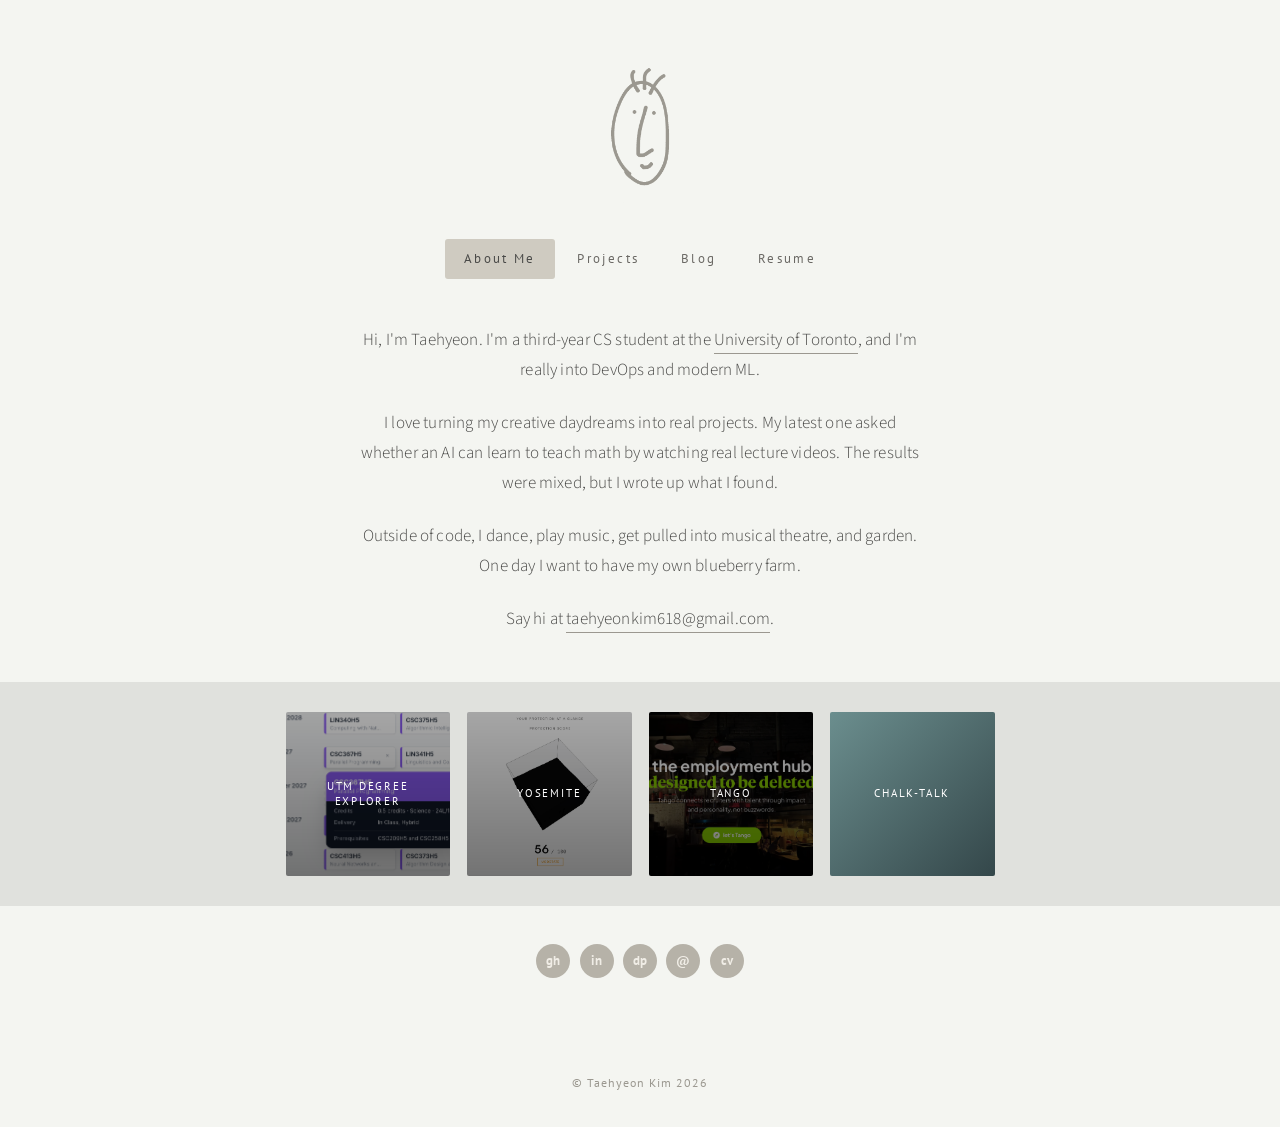
<file: index.html>
<!DOCTYPE html>
<html lang="en">
<head>
  <meta charset="UTF-8" />
  <meta name="viewport" content="width=device-width, initial-scale=1.0" />
  <title>Taehyeon Kim</title>

  <link rel="preconnect" href="https://fonts.googleapis.com" />
  <link rel="preconnect" href="https://fonts.gstatic.com" crossorigin />
  <link href="https://fonts.googleapis.com/css2?family=PT+Sans:ital,wght@0,400;0,700;1,400&family=Source+Sans+3:ital,wght@0,300;0,400;0,500;1,300;1,400&display=swap" rel="stylesheet" />

  <style>
    /* ─── Tokens ─────────────────────────────────────────── */
    :root {
      --bg:            #F4F5F1;
      --bg-band:       #E0E1DD;
      --text:          #4A4A48;
      --text-soft:     #6A6864;
      --text-muted:    #9B9890;
      --rule:          #D9D6CE;
      --pill:          #D9D6CE;
      --pill-active:   #CFCBC1;
      --icon:          #B6B2A8;
      --icon-hover:    #6A6864;
      --accent-flickr: #E14B85;
    }

    *, *::before, *::after { box-sizing: border-box; margin: 0; padding: 0; }

    html, body {
      background: var(--bg);
      color: var(--text);
      font-family: 'Source Sans 3', 'PT Sans', sans-serif;
      font-weight: 300;
      font-size: 17px;
      line-height: 1.75;
      letter-spacing: 0.01em;
      -webkit-font-smoothing: antialiased;
    }

    a { color: inherit; text-decoration: none; }

    /* ─── Page shell ─────────────────────────────────────── */
    .page {
      max-width: 760px;
      margin: 0 auto;
      padding: 3.5rem 1.5rem 2rem;
      animation: fadeIn 0.5s ease-out both;
    }

    @keyframes fadeIn {
      from { opacity: 0; transform: translateY(6px); }
      to   { opacity: 1; transform: translateY(0); }
    }

    /* ─── Logo ──────────────────────────────────────────── */
    .logo {
      display: block;
      width: 120px;
      height: 150px;
      margin: 0 auto 1.75rem;
    }
    .logo img {
      width: 100%;
      height: 100%;
      object-fit: contain;
      display: block;
    }

    /* ─── Nav (pill tabs) ───────────────────────────────── */
    nav.tabs {
      display: flex;
      justify-content: center;
      flex-wrap: wrap;
      gap: 0.25rem;
      margin-bottom: 2.75rem;
    }

    nav.tabs a {
      font-family: 'PT Sans', sans-serif;
      font-size: 13px;
      letter-spacing: 0.18em;
      color: var(--text-soft);
      padding: 0.5rem 1.1rem;
      border-radius: 3px;
      transition: background 0.2s, color 0.2s;
      cursor: pointer;
    }

    nav.tabs a:hover { color: var(--text); }
    nav.tabs a.active {
      background: var(--pill-active);
      color: var(--text);
    }

    /* ─── View system ───────────────────────────────────── */
    .view { display: none; animation: fadeIn 0.35s ease-out both; }
    .view.active { display: block; }

    /* ─── About copy ────────────────────────────────────── */
    .about-copy {
      max-width: 560px;
      margin: 0 auto;
      text-align: center;
      color: var(--text);
    }

    .about-copy p {
      margin-bottom: 1.4rem;
    }

    .about-copy a.inline {
      border-bottom: 1px solid var(--text-muted);
      padding-bottom: 1px;
      transition: border-color 0.2s, color 0.2s;
    }
    .about-copy a.inline:hover {
      border-color: var(--text);
      color: var(--text);
    }

    /* ─── Featured strip ────────────────────────────────── */
    .featured-strip {
      background: var(--bg-band);
      margin: 2.75rem calc(50% - 50vw) 2.25rem;
      padding: 1.75rem calc(50vw - 50%);
      width: 100vw;
    }

    .featured-strip-inner {
      max-width: 760px;
      margin: 0 auto;
      display: grid;
      grid-template-columns: repeat(4, 1fr);
      gap: 1rem;
    }

    .featured-tile {
      aspect-ratio: 1 / 1;
      background: linear-gradient(135deg, #C9C2B0 0%, #B5AC97 100%);
      border-radius: 2px;
      display: flex;
      align-items: center;
      justify-content: center;
      padding: 0.75rem;
      text-align: center;
      transition: transform 0.25s ease;
      cursor: pointer;
    }
    .featured-tile:hover { transform: translateY(-2px); }

    .featured-tile span {
      font-family: 'PT Sans', sans-serif;
      font-size: 11px;
      letter-spacing: 0.16em;
      text-transform: uppercase;
      color: #fff;
      line-height: 1.4;
    }

    /* Project screenshots (with dark overlay so the labels stay readable) */
    .tile-utm    { background: linear-gradient(rgba(0,0,0,0.35), rgba(0,0,0,0.55)), url('images/UTM_degree_explorer.png') center/cover; }
    .tile-yose   { background: linear-gradient(rgba(0,0,0,0.35), rgba(0,0,0,0.55)), url('images/Yosemite.png') center/cover; }
    .tile-tango  { background: linear-gradient(rgba(0,0,0,0.35), rgba(0,0,0,0.55)), url('images/Tango.png') center/cover; }
    .tile-chalk  { background: linear-gradient(135deg, #6B8E8E 0%, #34474A 100%); }

    /* ─── Social icons ──────────────────────────────────── */
    .socials {
      display: flex;
      justify-content: center;
      gap: 0.55rem;
      margin: 2rem 0 0.5rem;
      position: relative;
    }

    .social {
      width: 34px;
      height: 34px;
      border-radius: 50%;
      background: var(--icon);
      color: #F0EDE6;
      display: flex;
      align-items: center;
      justify-content: center;
      font-family: 'PT Sans', sans-serif;
      font-weight: 700;
      font-size: 13px;
      text-transform: lowercase;
      transition: background 0.2s, transform 0.2s;
      position: relative;
    }

    .social:hover { background: var(--icon-hover); transform: translateY(-1px); }
    .social[data-tip]:hover::after {
      content: attr(data-tip);
      position: absolute;
      top: calc(100% + 14px);
      left: 50%;
      transform: translateX(-50%);
      background: var(--icon);
      color: #F0EDE6;
      font-family: 'PT Sans', sans-serif;
      font-size: 12px;
      letter-spacing: 0.05em;
      padding: 0.4rem 1.2rem;
      border-radius: 3px;
      white-space: nowrap;
    }
    .social[data-tip]:hover::before {
      content: "";
      position: absolute;
      top: calc(100% + 7px);
      left: 50%;
      transform: translateX(-50%) rotate(45deg);
      width: 10px;
      height: 10px;
      background: var(--icon);
    }

    /* ─── Footer ────────────────────────────────────────── */
    footer.site-footer {
      text-align: center;
      margin-top: 3.5rem;
      padding-top: 2rem;
      font-family: 'PT Sans', sans-serif;
      font-size: 12px;
      letter-spacing: 0.08em;
      color: var(--text-muted);
    }

    /* ═══════════════════════════════════════════════════════
       PROJECTS - image grid
    ═══════════════════════════════════════════════════════ */
    .project-grid {
      display: grid;
      grid-template-columns: repeat(3, 1fr);
      gap: 1.25rem;
    }

    .project-card {
      aspect-ratio: 4 / 3;
      background: var(--bg-band);
      border-radius: 2px;
      overflow: hidden;
      position: relative;
      display: flex;
      flex-direction: column;
      justify-content: flex-end;
      padding: 1rem;
      cursor: pointer;
      transition: transform 0.25s ease;
      color: #fff;
    }
    .project-card:hover { transform: translateY(-3px); }

    /* Bottom-gradient overlay so name + date are legible against the screenshot */
    .project-card.utm    { background: linear-gradient(rgba(0,0,0,0) 45%, rgba(0,0,0,0.72) 100%), url('images/UTM_degree_explorer.png') center/cover; }
    .project-card.yose   { background: linear-gradient(rgba(0,0,0,0) 45%, rgba(0,0,0,0.72) 100%), url('images/Yosemite.png') center/cover; }
    .project-card.tango  { background: linear-gradient(rgba(0,0,0,0) 45%, rgba(0,0,0,0.72) 100%), url('images/Tango.png') center/cover; }
    .project-card.paint  { background: linear-gradient(135deg, #B5AE9A 0%, #807A66 100%); }
    .project-card.chalk  { background: linear-gradient(135deg, #6B8E8E 0%, #34474A 100%); }
    .project-card.mysh   { background: linear-gradient(135deg, #4A4A52 0%, #24242A 100%); }
    .project-card.pcm    { background: linear-gradient(135deg, #C99B6B 0%, #8A6239 100%); }

    .project-card .pc-name {
      font-family: 'Source Sans 3', 'PT Sans', sans-serif;
      font-size: 1.25rem;
      line-height: 1.2;
      margin-bottom: 0.15rem;
    }
    .project-card .pc-meta {
      font-family: 'PT Sans', sans-serif;
      font-size: 10px;
      letter-spacing: 0.18em;
      text-transform: uppercase;
      opacity: 0.85;
    }

    .project-detail {
      margin-top: 2rem;
      padding-top: 1.5rem;
      border-top: 0.5px solid var(--rule);
      max-width: 620px;
      margin-left: auto;
      margin-right: auto;
      text-align: center;
    }
    .project-detail h2 {
      font-family: 'Source Sans 3', 'PT Sans', sans-serif;
      font-weight: 500;
      font-size: 1.5rem;
      margin-bottom: 0.4rem;
    }
    .project-detail .pd-meta {
      font-family: 'PT Sans', sans-serif;
      font-size: 11px;
      letter-spacing: 0.18em;
      text-transform: uppercase;
      color: var(--text-muted);
      margin-bottom: 1rem;
    }
    .project-detail p { margin-bottom: 1rem; }
    .project-detail .tags {
      display: flex;
      flex-wrap: wrap;
      justify-content: center;
      gap: 0.4rem;
      margin-bottom: 1rem;
    }
    .project-detail .tag {
      font-family: 'PT Sans', sans-serif;
      font-size: 10px;
      letter-spacing: 0.12em;
      text-transform: uppercase;
      color: var(--text-soft);
      border: 0.5px solid var(--rule);
      padding: 0.25rem 0.6rem;
      border-radius: 2px;
    }
    .project-detail .links {
      display: flex;
      justify-content: center;
      gap: 1.25rem;
    }
    .project-detail .links a {
      font-family: 'PT Sans', sans-serif;
      font-size: 11px;
      letter-spacing: 0.16em;
      text-transform: uppercase;
      color: var(--text-soft);
      border-bottom: 1px solid var(--text-muted);
      padding-bottom: 1px;
      transition: color 0.2s;
    }
    .project-detail .links a:hover { color: var(--text); }

    /* ═══════════════════════════════════════════════════════
       GALLERY - thumbnail strip + preview
    ═══════════════════════════════════════════════════════ */
    .gallery-layout {
      display: grid;
      grid-template-columns: 180px 1fr;
      gap: 1.5rem;
      align-items: start;
    }

    .gallery-thumbs {
      display: grid;
      grid-template-columns: repeat(3, 1fr);
      gap: 0.5rem;
    }

    .gallery-thumb {
      aspect-ratio: 1 / 1;
      background: var(--bg-band);
      border-radius: 2px;
      cursor: pointer;
      transition: opacity 0.2s, transform 0.2s;
      opacity: 0.55;
      display: flex;
      align-items: center;
      justify-content: center;
      font-family: 'PT Sans', sans-serif;
      font-size: 9px;
      letter-spacing: 0.1em;
      text-transform: uppercase;
      color: #fff;
      text-align: center;
      padding: 0.25rem;
      line-height: 1.2;
    }
    .gallery-thumb:hover { opacity: 0.85; }
    .gallery-thumb.active { opacity: 1; transform: scale(1.02); }

    .gallery-thumb.g1 { background: linear-gradient(135deg, #5B7FA3, #2F4866); }
    .gallery-thumb.g2 { background: linear-gradient(135deg, #7E9A78, #455C42); }
    .gallery-thumb.g3 { background: linear-gradient(135deg, #C58D7A, #8A554A); }
    .gallery-thumb.g4 { background: linear-gradient(135deg, #A491BB, #6A5680); }
    .gallery-thumb.g5 { background: linear-gradient(135deg, #B5AE9A, #807A66); }
    .gallery-thumb.g6 { background: linear-gradient(135deg, #6A8AA8, #3D5673); }

    .gallery-preview {
      aspect-ratio: 4 / 5;
      background: var(--bg-band);
      border-radius: 2px;
      display: flex;
      align-items: center;
      justify-content: center;
      padding: 2rem;
      color: #fff;
      font-family: 'Source Sans 3', 'PT Sans', sans-serif;
      font-size: 1.4rem;
      text-align: center;
      line-height: 1.3;
      transition: background 0.4s ease;
    }

    /* ═══════════════════════════════════════════════════════
       BLOG
    ═══════════════════════════════════════════════════════ */
    .blog-empty {
      text-align: center;
      font-family: 'Source Sans 3', 'PT Sans', sans-serif;
      font-size: 1rem;
      color: var(--text-muted);
      padding: 3rem 0;
    }


    .blog-figure {
      margin: 1.75rem 0;
      aspect-ratio: 16 / 9;
      background: linear-gradient(135deg, #7E9A78 0%, #455C42 100%);
      border-radius: 2px;
      display: flex;
      align-items: center;
      justify-content: center;
      color: #fff;
      font-family: 'Source Sans 3', 'PT Sans', sans-serif;
      font-style: italic;
      font-size: 1.1rem;
    }

    /* ═══════════════════════════════════════════════════════
       RESUME
    ═══════════════════════════════════════════════════════ */
    .resume-wrap {
      max-width: 760px;
      margin: 0 auto;
    }

    .resume-actions {
      display: flex;
      justify-content: center;
      gap: 1.5rem;
      margin-bottom: 1.25rem;
    }

    .resume-link {
      font-family: 'PT Sans', sans-serif;
      font-size: 11px;
      letter-spacing: 0.16em;
      text-transform: uppercase;
      color: var(--text-soft);
      border-bottom: 1px solid var(--text-muted);
      padding-bottom: 1px;
      transition: color 0.2s, border-color 0.2s;
    }
    .resume-link:hover { color: var(--text); border-color: var(--text); }

    .resume-frame {
      width: 100%;
      height: 1200px;
      border: 0.5px solid var(--rule);
      border-radius: 2px;
      background: var(--bg-band);
    }

    /* ═══════════════════════════════════════════════════════
       Responsive
    ═══════════════════════════════════════════════════════ */
    @media (max-width: 640px) {
      .page { padding: 2.25rem 1.25rem; }
      nav.tabs a { padding: 0.45rem 0.75rem; font-size: 11px; }
      .featured-strip-inner { grid-template-columns: repeat(2, 1fr); }
      .project-grid { grid-template-columns: repeat(2, 1fr); }
      .resume-frame { height: 600px; }
    }
  </style>
</head>

<body>

<div class="page">

  <!-- Logo / avatar -->
  <a href="#about" data-target="about" class="logo" aria-label="Home">
    <img src="logo.png" alt="Taehyeon Kim" />
  </a>

  <!-- Nav -->
  <nav class="tabs" aria-label="Main navigation">
    <a data-target="about">About&nbsp;Me</a>
    <a data-target="projects">Projects</a>
    <a data-target="blog">Blog</a>
    <a data-target="resume">Resume</a>
  </nav>


  <!-- ════════════════════════════════════
       ABOUT
  ════════════════════════════════════ -->
  <section class="view" id="view-about">

    <div class="about-copy">
      <p>Hi, I'm Taehyeon. I'm a third-year CS student at the <a class="inline" href="https://www.utoronto.ca/" target="_blank" rel="noopener">University of Toronto</a>, and I'm really into DevOps and modern ML.</p>

      <p>I love turning my creative daydreams into real projects. My latest one asked whether an AI can learn to teach math by watching real lecture videos. The results were mixed, but I wrote up what I found.</p>

      <p>Outside of code, I dance, play music, get pulled into musical theatre, and garden. One day I want to have my own blueberry farm.</p>

      <p>Say hi at <a class="inline" href="mailto:taehyeonkim618@gmail.com">taehyeonkim618@gmail.com</a>.</p>
    </div>

    <!-- Featured strip -->
    <div class="featured-strip">
      <div class="featured-strip-inner">
        <a class="featured-tile tile-utm"    data-target="projects"><span>UTM Degree<br/>Explorer</span></a>
        <a class="featured-tile tile-yose"   data-target="projects"><span>Yosemite</span></a>
        <a class="featured-tile tile-tango"  data-target="projects"><span>Tango</span></a>
        <a class="featured-tile tile-chalk"  data-target="projects"><span>chalk-talk</span></a>
      </div>
    </div>

    <!-- Socials -->
    <div class="socials">
      <a class="social" data-tip="GitHub"   href="https://github.com/Tedd618" target="_blank" rel="noopener">gh</a>
      <a class="social" data-tip="LinkedIn" href="https://linkedin.com/in/taehyeon-kim" target="_blank" rel="noopener">in</a>
      <a class="social" data-tip="Devpost"  href="https://devpost.com/Tedd618" target="_blank" rel="noopener">dp</a>
      <a class="social" data-tip="Email"    href="mailto:taehyeonkim618@gmail.com">@</a>
      <a class="social" data-tip="Resume"   href="Taehyeon_Kim_Resume.pdf" target="_blank" rel="noopener">cv</a>
    </div>

  </section>


  <!-- ════════════════════════════════════
       PROJECTS
  ════════════════════════════════════ -->
  <section class="view" id="view-projects">

    <div class="project-grid">
      <a class="project-card chalk"  data-project="chalk">
        <span class="pc-name">chalk-talk</span>
        <span class="pc-meta">May – Sep 2026</span>
      </a>
      <a class="project-card utm"    data-project="utm">
        <span class="pc-name">UTM Degree Explorer</span>
        <span class="pc-meta">May 2026</span>
      </a>
      <a class="project-card yose"   data-project="yose">
        <span class="pc-name">Yosemite</span>
        <span class="pc-meta">Mar 2026 · GenAI Genesis</span>
      </a>
      <a class="project-card pcm"    data-project="pcm">
        <span class="pc-name">Painting Classification Model</span>
        <span class="pc-meta">Winter 2026 · CSC311</span>
      </a>
      <a class="project-card mysh"   data-project="mysh">
        <span class="pc-name">mysh</span>
        <span class="pc-meta">Winter 2026 · CSC209</span>
      </a>
      <a class="project-card tango"  data-project="tango">
        <span class="pc-name">Tango</span>
        <span class="pc-meta">Feb 2026 · DeerHacks V</span>
      </a>
      <a class="project-card paint"  data-project="paint">
        <span class="pc-name">Paint Clone</span>
        <span class="pc-meta">Java · Team of 4</span>
      </a>
    </div>

    <article class="project-detail" id="project-detail">
      <h2>chalk-talk</h2>
      <p class="pd-meta">May – Sep 2026 · Solo research project</p>
      <p>Can an AI learn to teach math by watching real lecture videos? Built a pipeline that turned 1,191 videos into a dataset pairing speech with handwriting, then tested whether the two help predict each other.</p>
      <div class="tags">
        <span class="tag">Python</span>
        <span class="tag">PyTorch</span>
        <span class="tag">OpenCV</span>
        <span class="tag">Whisper</span>
      </div>
      <div class="links">
        <a href="https://github.com/Tedd618/chalk-talk" target="_blank" rel="noopener">GitHub →</a>
      </div>
    </article>

  </section>


  <!-- ════════════════════════════════════
       BLOG
  ════════════════════════════════════ -->
  <section class="view" id="view-blog">
    <p class="blog-empty">soon.</p>
  </section>


  <!-- ════════════════════════════════════
       RESUME
  ════════════════════════════════════ -->
  <section class="view" id="view-resume">

    <div class="resume-wrap">
      <div class="resume-actions">
        <a class="resume-link" href="Taehyeon_Kim_Resume.pdf" target="_blank" rel="noopener">Open in new tab →</a>
        <a class="resume-link" href="Taehyeon_Kim_Resume.pdf" download>Download PDF →</a>
      </div>
      <iframe class="resume-frame" src="Taehyeon_Kim_Resume.pdf#zoom=120&navpanes=0&toolbar=1" title="Taehyeon Kim - Resume"></iframe>
    </div>

  </section>


  <!-- Footer -->
  <footer class="site-footer">
    © Taehyeon Kim 2026
  </footer>

</div>

<script>
  const VIEWS = ['about', 'projects', 'blog', 'resume'];

  function showView(id, pushState) {
    if (!VIEWS.includes(id)) id = 'about';
    document.querySelectorAll('.view').forEach(v => v.classList.remove('active'));
    document.getElementById('view-' + id).classList.add('active');
    document.querySelectorAll('nav.tabs a').forEach(a => {
      a.classList.toggle('active', a.dataset.target === id);
    });
    if (pushState) {
      const hash = id === 'about' ? '' : '#' + id;
      history.pushState({ view: id }, '', location.pathname + hash);
    }
    window.scrollTo({ top: 0, behavior: 'instant' });
  }

  // Any element with data-target navigates
  document.addEventListener('click', e => {
    const t = e.target.closest('[data-target]');
    if (!t) return;
    e.preventDefault();
    showView(t.dataset.target, true);
  });

  // Browser back/forward
  window.addEventListener('popstate', e => {
    const id = e.state?.view ?? location.hash.slice(1) ?? 'about';
    showView(id, false);
  });

  // Initial
  const initial = location.hash.slice(1) || 'about';
  history.replaceState({ view: initial }, '', location.href);
  showView(initial, false);

  // Project card → detail swap
  const PROJECTS = {
    utm: {
      title: 'UTM Degree Explorer',
      meta: 'May 2026 · Solo · Local-first Degree Planner',
      desc: 'Plans degrees, validates prerequisites, and tracks program progress against the full UTM Academic Calendar. 2,346 courses and 164 programs scraped and parsed into structured ASTs.',
      tags: ['React','TypeScript','Vite','Zustand','Tailwind','Supabase','Python','BeautifulSoup'],
      links: [['Live','https://utm-degree-explorer.vercel.app'],['GitHub','https://github.com/Tedd618/UTM-Degree-Explorer']]
    },
    yose: {
      title: 'Yosemite',
      meta: 'Mar 2026 · GenAI Genesis 2026 · Team of 4',
      desc: 'AI compliance platform for small businesses. Built the risk dashboard and invoice upload flow, and connected the Gemini API to flag fraud in uploaded documents.',
      tags: ['Next.js','Gemini API'],
      links: [['Devpost','https://devpost.com/software/arrt'],['GitHub','https://github.com/anthonytoyco/arrt']]
    },
    tango: {
      title: 'Tango',
      meta: 'Feb 2026 · DeerHacks V 2026 · Team of 3',
      desc: 'A Hinge-style job-matching app where applicants and recruiters swipe on each other, and a match unlocks a chat.',
      tags: ['Next.js','Auth0','FastAPI','PostgreSQL','SQLAlchemy'],
      links: [['Devpost','https://devpost.com/software/tango-s2b6la'],['GitHub','https://github.com/Tedd618/tango']]
    },
    chalk: {
      title: 'chalk-talk',
      meta: 'May – Sep 2026 · Solo research project',
      desc: 'Can an AI learn to teach math by watching real lecture videos? Built a pipeline that turned 1,191 videos into a dataset pairing speech with handwriting, then tested whether the two help predict each other.',
      tags: ['Python','PyTorch','OpenCV','Whisper'],
      links: [['GitHub','https://github.com/Tedd618/chalk-talk']]
    },
    mysh: {
      title: 'mysh',
      meta: 'Winter 2026 · CSC209 Course Project · Individual',
      desc: 'A Unix shell built from scratch in C: built-in commands, pipelines, background jobs, and shell variables, using low-level process and signal handling.',
      tags: ['C','Linux','Systems Programming'],
      links: [['GitHub','https://github.com/Tedd618/mysh']]
    },
    pcm: {
      title: 'Painting Classification Model',
      meta: 'Winter 2026 · CSC311 Course Project · Team of 4',
      desc: 'Predicts which of three famous paintings someone is describing from survey responses. Compared how data-cleaning choices affected three types of models; the team\'s final model reached 94% test accuracy.',
      tags: ['Python','scikit-learn','NumPy'],
      links: [['GitHub','https://github.com/Tedd618/painting-classification-ml']]
    },
    paint: {
      title: 'Paint Clone',
      meta: '1 month · Team of 4',
      desc: 'Windows Paint clone with extended features, built in Java using MVC and Scrum.',
      tags: ['Java','MVC','Scrum','GUI'],
      links: []
    }
  };

  document.querySelectorAll('.project-card').forEach(card => {
    card.addEventListener('click', () => {
      const p = PROJECTS[card.dataset.project];
      if (!p) return;
      const detail = document.getElementById('project-detail');
      detail.innerHTML = `
        <h2>${p.title}</h2>
        <p class="pd-meta">${p.meta}</p>
        <p>${p.desc}</p>
        <div class="tags">${p.tags.map(t => `<span class="tag">${t}</span>`).join('')}</div>
        <div class="links">${p.links.map(l => `<a href="${l[1]}" target="_blank" rel="noopener">${l[0]} →</a>`).join('')}</div>
      `;
      detail.scrollIntoView({ behavior: 'smooth', block: 'start' });
    });
  });
</script>

</body>
</html>
</file>
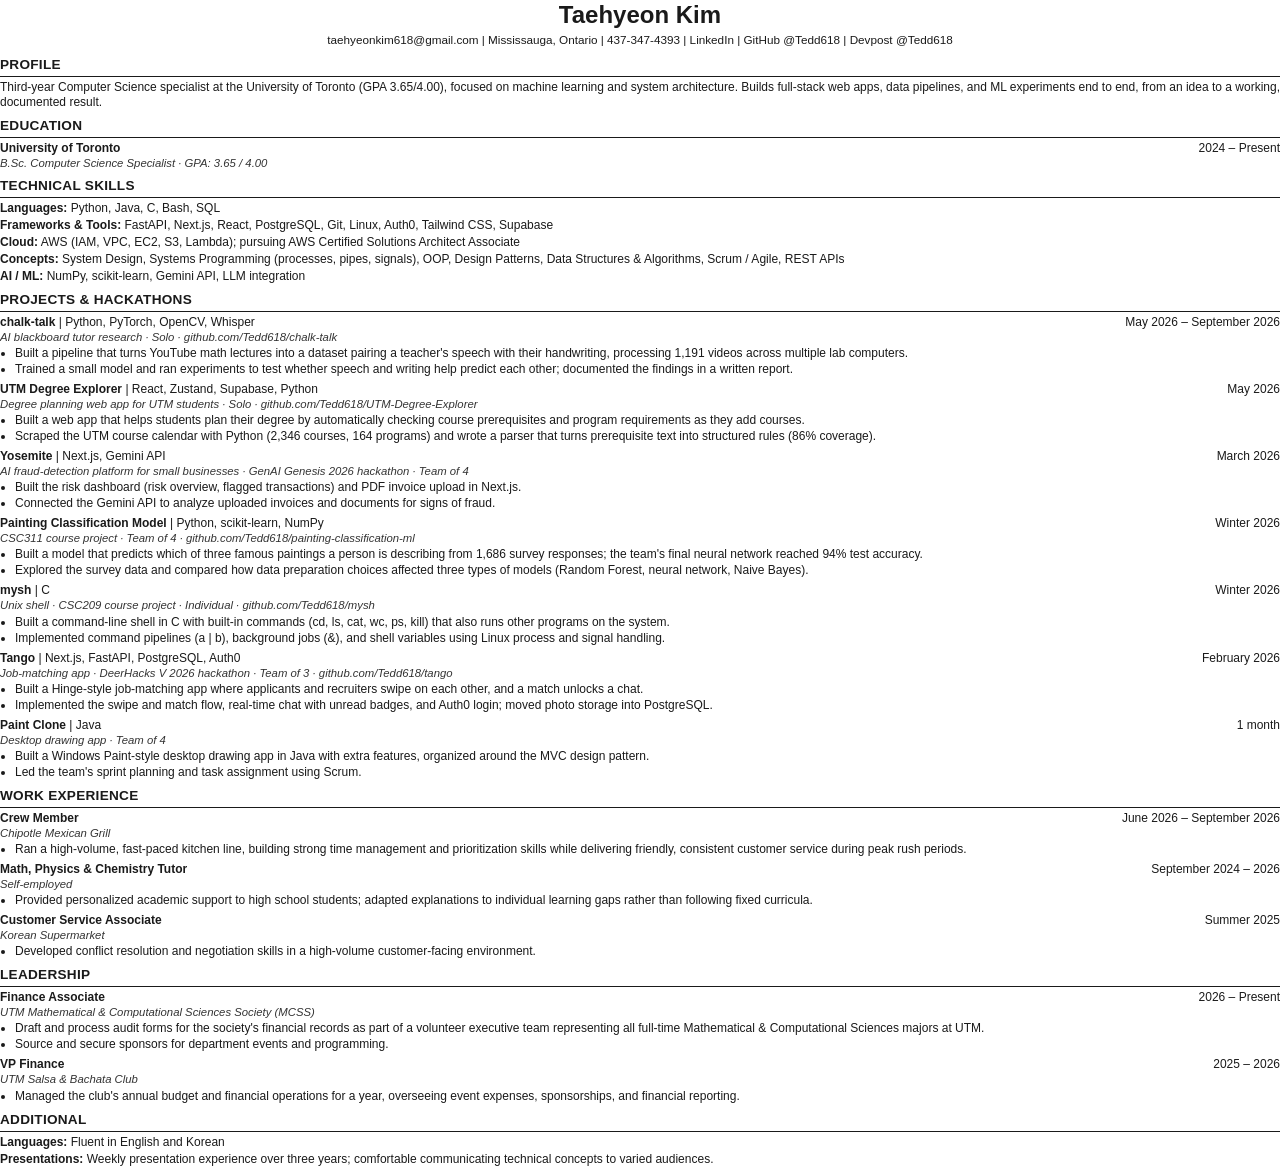
<file: resume-source/resume.html>
<!DOCTYPE html>
<html lang="en">
<head>
<meta charset="UTF-8" />
<title>Taehyeon Kim - Resume</title>
<style>
  @page { size: Letter; margin: 0.35in 0.6in; }

  * { box-sizing: border-box; }

  html, body {
    margin: 0;
    padding: 0;
    font-family: Arial, Helvetica, sans-serif;
    font-size: 9pt;
    line-height: 1.25;
    color: #1a1a1a;
  }

  h1 {
    text-align: center;
    font-size: 18pt;
    font-weight: bold;
    margin: 0 0 3px;
  }

  .contact {
    text-align: center;
    font-size: 8.8pt;
    margin: 0 0 9px;
  }
  .contact a { color: #1a1a1a; text-decoration: none; }
  .contact a:hover { text-decoration: underline; }

  h2.section {
    font-size: 10.2pt;
    font-weight: bold;
    text-transform: uppercase;
    letter-spacing: 0.02em;
    border-bottom: 1px solid #1a1a1a;
    padding-bottom: 2px;
    margin: 8px 0 3px;
  }
  h2.section:first-of-type { margin-top: 0; }

  p.profile { margin: 0; text-align: justify; }

  .row {
    display: flex;
    justify-content: space-between;
    align-items: baseline;
    gap: 8px;
  }
  .row .title { font-weight: bold; }
  .row .title .stack { font-weight: normal; }
  .row .date { font-size: 9pt; white-space: nowrap; flex-shrink: 0; }

  .subtitle {
    font-style: italic;
    font-size: 8.5pt;
    color: #333;
    margin-bottom: 2px;
  }

  ul.bullets {
    margin: 2px 0 5px;
    padding-left: 15px;
  }
  ul.bullets li { margin-bottom: 1px; }

  .entry { margin-bottom: 2px; }
  .entry:last-child ul.bullets { margin-bottom: 0; }

  .skills p { margin: 0 0 2px; }
  .skills b { font-weight: bold; }

  .additional p { margin: 0 0 2px; }
  .additional b { font-weight: bold; }
</style>
</head>
<body>

  <h1>Taehyeon Kim</h1>
  <p class="contact">
    taehyeonkim618@gmail.com | Mississauga, Ontario | 437-347-4393 |
    <a href="https://linkedin.com/in/taehyeon-kim">LinkedIn</a> |
    <a href="https://github.com/Tedd618">GitHub @Tedd618</a> |
    <a href="https://devpost.com/Tedd618">Devpost @Tedd618</a>
  </p>

  <h2 class="section">Profile</h2>
  <p class="profile">Third-year Computer Science specialist at the University of Toronto (GPA 3.65/4.00), focused on machine learning and system architecture. Builds full-stack web apps, data pipelines, and ML experiments end to end, from an idea to a working, documented result.</p>

  <h2 class="section">Education</h2>
  <div class="row">
    <span class="title">University of Toronto</span>
    <span class="date">2024 – Present</span>
  </div>
  <div class="subtitle">B.Sc. Computer Science Specialist · GPA: 3.65 / 4.00</div>

  <h2 class="section">Technical Skills</h2>
  <div class="skills">
    <p><b>Languages:</b> Python, Java, C, Bash, SQL</p>
    <p><b>Frameworks &amp; Tools:</b> FastAPI, Next.js, React, PostgreSQL, Git, Linux, Auth0, Tailwind CSS, Supabase</p>
    <p><b>Cloud:</b> AWS (IAM, VPC, EC2, S3, Lambda); pursuing AWS Certified Solutions Architect Associate</p>
    <p><b>Concepts:</b> System Design, Systems Programming (processes, pipes, signals), OOP, Design Patterns, Data Structures &amp; Algorithms, Scrum / Agile, REST APIs</p>
    <p><b>AI / ML:</b> NumPy, scikit-learn, Gemini API, LLM integration</p>
  </div>

  <h2 class="section">Projects &amp; Hackathons</h2>

  <div class="entry">
    <div class="row"><span class="title">chalk-talk <span class="stack">| Python, PyTorch, OpenCV, Whisper</span></span><span class="date">May 2026 – September 2026</span></div>
    <div class="subtitle">AI blackboard tutor research · Solo · github.com/Tedd618/chalk-talk</div>
    <ul class="bullets">
      <li>Built a pipeline that turns YouTube math lectures into a dataset pairing a teacher's speech with their handwriting, processing 1,191 videos across multiple lab computers.</li>
      <li>Trained a small model and ran experiments to test whether speech and writing help predict each other; documented the findings in a written report.</li>
    </ul>
  </div>

  <div class="entry">
    <div class="row"><span class="title">UTM Degree Explorer <span class="stack">| React, Zustand, Supabase, Python</span></span><span class="date">May 2026</span></div>
    <div class="subtitle">Degree planning web app for UTM students · Solo · github.com/Tedd618/UTM-Degree-Explorer</div>
    <ul class="bullets">
      <li>Built a web app that helps students plan their degree by automatically checking course prerequisites and program requirements as they add courses.</li>
      <li>Scraped the UTM course calendar with Python (2,346 courses, 164 programs) and wrote a parser that turns prerequisite text into structured rules (86% coverage).</li>
    </ul>
  </div>

  <div class="entry">
    <div class="row"><span class="title">Yosemite <span class="stack">| Next.js, Gemini API</span></span><span class="date">March 2026</span></div>
    <div class="subtitle">AI fraud-detection platform for small businesses · GenAI Genesis 2026 hackathon · Team of 4</div>
    <ul class="bullets">
      <li>Built the risk dashboard (risk overview, flagged transactions) and PDF invoice upload in Next.js.</li>
      <li>Connected the Gemini API to analyze uploaded invoices and documents for signs of fraud.</li>
    </ul>
  </div>

  <div class="entry">
    <div class="row"><span class="title">Painting Classification Model <span class="stack">| Python, scikit-learn, NumPy</span></span><span class="date">Winter 2026</span></div>
    <div class="subtitle">CSC311 course project · Team of 4 · github.com/Tedd618/painting-classification-ml</div>
    <ul class="bullets">
      <li>Built a model that predicts which of three famous paintings a person is describing from 1,686 survey responses; the team's final neural network reached 94% test accuracy.</li>
      <li>Explored the survey data and compared how data preparation choices affected three types of models (Random Forest, neural network, Naive Bayes).</li>
    </ul>
  </div>

  <div class="entry">
    <div class="row"><span class="title">mysh <span class="stack">| C</span></span><span class="date">Winter 2026</span></div>
    <div class="subtitle">Unix shell · CSC209 course project · Individual · github.com/Tedd618/mysh</div>
    <ul class="bullets">
      <li>Built a command-line shell in C with built-in commands (cd, ls, cat, wc, ps, kill) that also runs other programs on the system.</li>
      <li>Implemented command pipelines (a | b), background jobs (&amp;), and shell variables using Linux process and signal handling.</li>
    </ul>
  </div>

  <div class="entry">
    <div class="row"><span class="title">Tango <span class="stack">| Next.js, FastAPI, PostgreSQL, Auth0</span></span><span class="date">February 2026</span></div>
    <div class="subtitle">Job-matching app · DeerHacks V 2026 hackathon · Team of 3 · github.com/Tedd618/tango</div>
    <ul class="bullets">
      <li>Built a Hinge-style job-matching app where applicants and recruiters swipe on each other, and a match unlocks a chat.</li>
      <li>Implemented the swipe and match flow, real-time chat with unread badges, and Auth0 login; moved photo storage into PostgreSQL.</li>
    </ul>
  </div>

  <div class="entry">
    <div class="row"><span class="title">Paint Clone <span class="stack">| Java</span></span><span class="date">1 month</span></div>
    <div class="subtitle">Desktop drawing app · Team of 4</div>
    <ul class="bullets">
      <li>Built a Windows Paint-style desktop drawing app in Java with extra features, organized around the MVC design pattern.</li>
      <li>Led the team's sprint planning and task assignment using Scrum.</li>
    </ul>
  </div>

  <h2 class="section">Work Experience</h2>

  <div class="entry">
    <div class="row"><span class="title">Crew Member</span><span class="date">June 2026 – September 2026</span></div>
    <div class="subtitle">Chipotle Mexican Grill</div>
    <ul class="bullets">
      <li>Ran a high-volume, fast-paced kitchen line, building strong time management and prioritization skills while delivering friendly, consistent customer service during peak rush periods.</li>
    </ul>
  </div>

  <div class="entry">
    <div class="row"><span class="title">Math, Physics &amp; Chemistry Tutor</span><span class="date">September 2024 – 2026</span></div>
    <div class="subtitle">Self-employed</div>
    <ul class="bullets">
      <li>Provided personalized academic support to high school students; adapted explanations to individual learning gaps rather than following fixed curricula.</li>
    </ul>
  </div>

  <div class="entry">
    <div class="row"><span class="title">Customer Service Associate</span><span class="date">Summer 2025</span></div>
    <div class="subtitle">Korean Supermarket</div>
    <ul class="bullets">
      <li>Developed conflict resolution and negotiation skills in a high-volume customer-facing environment.</li>
    </ul>
  </div>

  <h2 class="section">Leadership</h2>
  <div class="entry">
    <div class="row"><span class="title">Finance Associate</span><span class="date">2026 – Present</span></div>
    <div class="subtitle">UTM Mathematical &amp; Computational Sciences Society (MCSS)</div>
    <ul class="bullets">
      <li>Draft and process audit forms for the society's financial records as part of a volunteer executive team representing all full-time Mathematical &amp; Computational Sciences majors at UTM.</li>
      <li>Source and secure sponsors for department events and programming.</li>
    </ul>
  </div>

  <div class="entry">
    <div class="row"><span class="title">VP Finance</span><span class="date">2025 – 2026</span></div>
    <div class="subtitle">UTM Salsa &amp; Bachata Club</div>
    <ul class="bullets">
      <li>Managed the club's annual budget and financial operations for a year, overseeing event expenses, sponsorships, and financial reporting.</li>
    </ul>
  </div>

  <h2 class="section">Additional</h2>
  <div class="additional">
    <p><b>Languages:</b> Fluent in English and Korean</p>
    <p><b>Presentations:</b> Weekly presentation experience over three years; comfortable communicating technical concepts to varied audiences.</p>
  </div>

</body>
</html>
</file>
